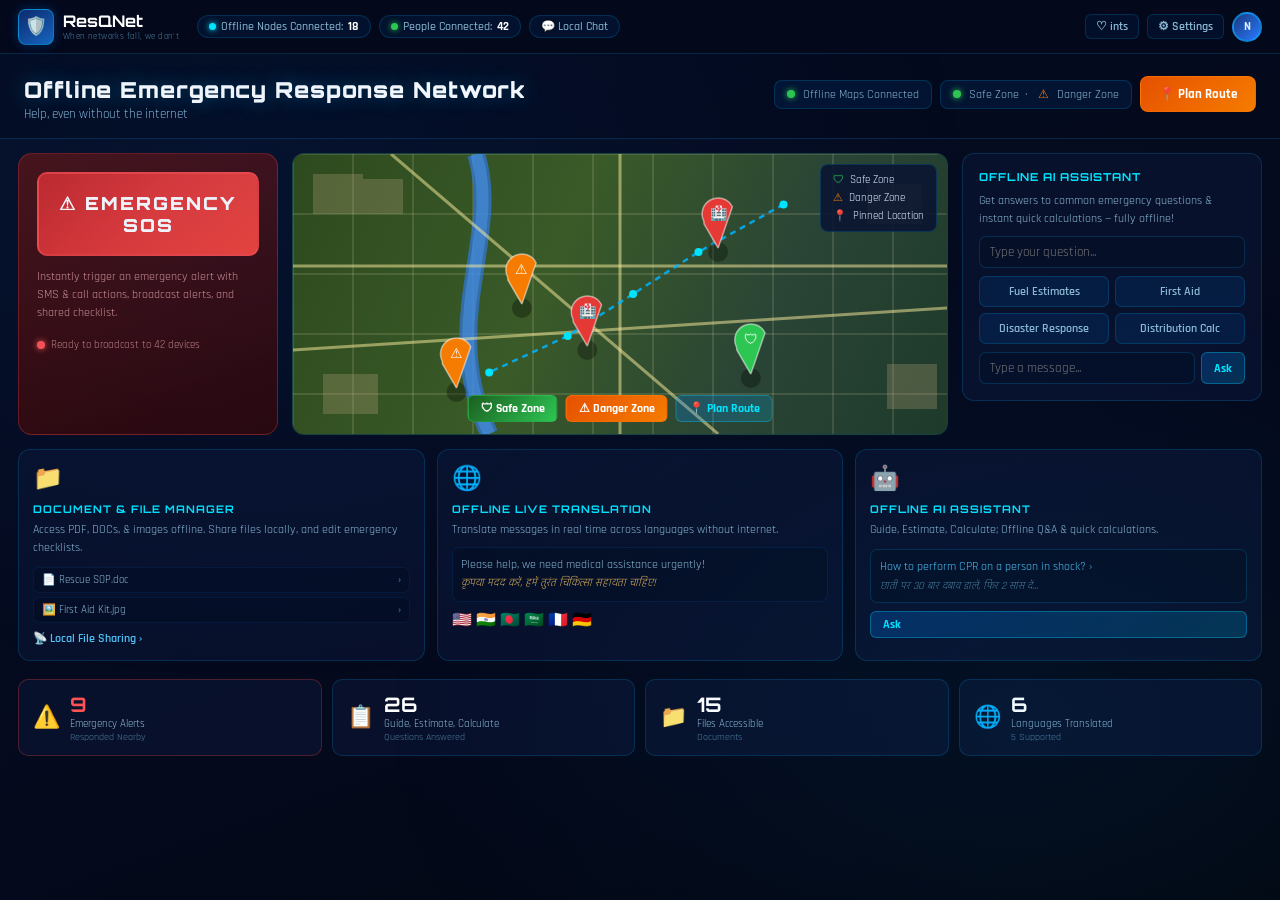
<file: Res-Q-Net/index.html>
<!DOCTYPE html>
<html lang="en">
<head>
<meta charset="UTF-8">
<meta name="viewport" content="width=device-width, initial-scale=1.0">
<title>ResQNet – Offline Emergency Response Network</title>
<link href="https://fonts.googleapis.com/css2?family=Orbitron:wght@500;700;900&family=Rajdhani:wght@400;500;600;700&display=swap" rel="stylesheet">
<link rel="stylesheet" href="style.css">
</head>
<body>

<!--TOPNAV (shared, injected per page via JS)-->

<!--PAGE: HOME-->
<div class="page active" id="home">
  <nav class="topnav">
    <div class="logo-wrap" onclick="navigate('home')">
      <div class="logo-shield">🛡️</div>
      <div><div class="logo-text">ResQNet</div><div class="logo-tag">When networks fall, we don't</div></div>
    </div>
    <div class="nav-pills">
      <div class="npill"><div class="nd pulse-dot"></div>Offline Nodes Connected: <strong>18</strong></div>
      <div class="npill"><div class="nd ng pulse-dot"></div>People Connected: <strong>42</strong></div>
      <div class="npill">💬 Local Chat</div>
    </div>
    <div class="nav-r">
      <div class="nav-ibtn">♡ ints</div>
      <div class="nav-ibtn">⚙ Settings</div>
      <div class="nav-av">N</div>
    </div>
  </nav>
  <div class="page-body" style="overflow-y:auto;">
    <!-- Header -->
    <div class="home-header">
      <div>
        <h1>Offline Emergency Response Network</h1>
        <div class="sub">Help, even without the internet</div>
      </div>
      <div class="home-header-right">
        <div class="map-badge" style="cursor:pointer" onclick="navigate('maps')">
          <div class="dot"></div> Offline Maps Connected
        </div>
        <div class="map-badge">
          <div class="dot"></div> Safe Zone &nbsp;·&nbsp;
          <span style="color:var(--orange)">⚠</span> Danger Zone
        </div>
        <button class="btn btn-orange" onclick="navigate('maps')">📍 Plan Route</button>
      </div>
    </div>

    <!-- Main grid -->
    <div class="home-main">
      <!-- SOS -->
      <div class="sos-panel">
        <button class="sos-btn" onclick="navigate('sos')">⚠ EMERGENCY SOS</button>
        <div class="sos-desc">Instantly trigger an emergency alert with SMS &amp; call actions, broadcast alerts, and shared checklist.</div>
        <div style="display:flex;gap:6px;align-items:center;margin-top:4px;">
          <div style="width:8px;height:8px;border-radius:50%;background:#ff5252;box-shadow:0 0 6px #ff5252;" class="pulse-dot"></div>
          <span style="font-size:11px;color:rgba(255,180,180,0.7)">Ready to broadcast to 42 devices</span>
        </div>
      </div>

      <!-- Map -->
      <div class="map-widget">
        <canvas class="map-canvas" id="homeMapCanvas"></canvas>
        <div class="map-legend">
          <div class="map-legend-item"><span style="color:var(--green)">🛡</span> Safe Zone</div>
          <div class="map-legend-item"><span style="color:var(--orange)">⚠</span> Danger Zone</div>
          <div class="map-legend-item"><span style="color:#4fc3f7">📍</span> Pinned Location</div>
        </div>
        <div class="map-overlay-btns">
          <button class="btn btn-green btn-sm" onclick="navigate('maps')">🛡 Safe Zone</button>
          <button class="btn btn-orange btn-sm" onclick="navigate('maps')">⚠ Danger Zone</button>
          <button class="btn btn-cyan btn-sm" onclick="navigate('maps')">📍 Plan Route</button>
        </div>
      </div>

      <!-- Right AI mini -->
      <div class="home-right">
        <div class="card ai-mini-card">
          <h3 style="font-family:'Orbitron',sans-serif;font-size:11px;font-weight:700;color:var(--cyan);letter-spacing:1px;text-transform:uppercase;">OFFLINE AI ASSISTANT</h3>
          <div style="font-size:12px;color:var(--text2);line-height:1.5;">Get answers to common emergency questions &amp; instant quick calculations — fully offline!</div>
          <input class="ai-input" placeholder="Type your question..." id="homeAiInput">
          <div class="ai-quick-btns">
            <div class="ai-qbtn" onclick="navigate('ai')">Fuel Estimates</div>
            <div class="ai-qbtn" onclick="navigate('ai')">First Aid</div>
            <div class="ai-qbtn" onclick="navigate('ai')">Disaster Response</div>
            <div class="ai-qbtn" onclick="navigate('ai')">Distribution Calc</div>
          </div>
          <div class="ai-input-row">
            <input class="ai-input" placeholder="Type a message..." id="homeAiMsg">
            <button class="btn btn-cyan btn-sm" onclick="navigate('ai')">Ask</button>
          </div>
        </div>
      </div>
    </div>

    <!-- Bottom feature tiles -->
    <div class="home-features">
      <!-- Doc & File -->
      <div class="feat-tile" onclick="navigate('docs')">
        <div class="feat-tile-icon">📁</div>
        <div class="feat-tile-title">Document &amp; File Manager</div>
        <div class="feat-tile-desc">Access PDF, DOCs, &amp; images offline. Share files locally, and edit emergency checklists.</div>
        <div class="feat-tile-files">
          <div class="feat-file-row">📄 Rescue SOP.doc <span style="margin-left:auto;color:var(--cyan2)">›</span></div>
          <div class="feat-file-row">🖼️ First Aid Kit.jpg <span style="margin-left:auto;color:var(--cyan2)">›</span></div>
        </div>
        <div class="feat-tile-link">📡 Local File Sharing ›</div>
      </div>
      <!-- Translation -->
      <div class="feat-tile translate-tile">
        <div class="feat-tile-icon">🌐</div>
        <div class="feat-tile-title">Offline Live Translation</div>
        <div class="feat-tile-desc">Translate messages in real time across languages without internet.</div>
        <div class="trans-demo">
          Please help, we need medical assistance urgently!
          <div class="trans-result">कृपया मदद करें, हमें तुरंत चिकित्सा सहायता चाहिए!</div>
        </div>
        <div style="display:flex;gap:4px;margin-top:8px;flex-wrap:wrap;">
          <span style="font-size:16px">🇺🇸</span><span style="font-size:16px">🇮🇳</span><span style="font-size:16px">🇧🇩</span><span style="font-size:16px">🇸🇦</span><span style="font-size:16px">🇫🇷</span><span style="font-size:16px">🇩🇪</span>
        </div>
      </div>
      <!-- AI -->
      <div class="feat-tile" onclick="navigate('ai')">
        <div class="feat-tile-icon">🤖</div>
        <div class="feat-tile-title">Offline AI Assistant</div>
        <div class="feat-tile-desc">Guide, Estimate, Calculate; Offline Q&amp;A &amp; quick calculations.</div>
        <div style="margin-top:10px;background:rgba(5,14,36,0.8);border:1px solid var(--border);border-radius:7px;padding:9px;">
          <div style="font-size:12px;color:var(--cyan2);margin-bottom:5px;cursor:pointer;" onclick="navigate('ai')">How to perform CPR on a person in shock? ›</div>
          <div style="font-size:11px;color:var(--text3);font-style:italic;">छाती पर 30 बार दबाव डालें, फिर 2 सांस दें...</div>
        </div>
        <div style="margin-top:8px;display:flex;gap:6px;">
          <button class="btn btn-cyan btn-sm" style="flex:1;" onclick="navigate('ai')">Ask</button>
        </div>
      </div>
    </div>

    <!-- Stats -->
    <div class="home-stats">
      <div class="stat-card" style="border-color:rgba(230,60,60,0.3);">
        <div class="stat-icon">⚠️</div>
        <div><div class="stat-val" style="color:#ff5252;">9</div><div class="stat-label">Emergency Alerts</div><div class="stat-sub">Responded Nearby</div></div>
      </div>
      <div class="stat-card">
        <div class="stat-icon">📋</div>
        <div><div class="stat-val">26</div><div class="stat-label">Guide, Estimate, Calculate</div><div class="stat-sub">Questions Answered</div></div>
      </div>
      <div class="stat-card">
        <div class="stat-icon">📁</div>
        <div><div class="stat-val">15</div><div class="stat-label">Files Accessible</div><div class="stat-sub">Documents</div></div>
      </div>
      <div class="stat-card">
        <div class="stat-icon">🌐</div>
        <div><div class="stat-val">6</div><div class="stat-label">Languages Translated</div><div class="stat-sub">5 Supported</div></div>
      </div>
    </div>
  </div>
</div>

<!--PAGE: SOS-->
<div class="page" id="sos">
  <nav class="topnav">
    <div class="logo-wrap" onclick="navigate('home')">
      <div class="logo-shield">🛡️</div>
      <div><div class="logo-text">ResQNet</div><div class="logo-tag">When networks fall, we don't</div></div>
    </div>
    <div class="nav-pills">
      <div class="npill"><div class="nd pulse-dot"></div>Offline Nodes Connected: <strong>18</strong></div>
      <div class="npill"><div class="nd ng pulse-dot"></div>People Connected: <strong>42</strong></div>
      <div class="npill">💬 Local Chat</div>
    </div>
    <div class="nav-r">
      <div class="nav-ibtn">♡ hirs</div>
      <div class="nav-ibtn">⚙ Settings</div>
      <div class="nav-av">N</div>
    </div>
  </nav>
  <div class="page-body" style="overflow-y:auto;">
    <!--SOS Header-->
    <div class="sos-header">
      <div class="sos-header-icon">⚠️</div>
      <div>
        <h1>SOS EMERGENCY ALERT</h1>
        <div class="sub">Emergency broadcast sent to all connected devices!</div>
      </div>
      <div class="sos-countdown">
        <div>
          <div class="num" id="sosTimer">5</div>
          <div class="lbl">seconds</div>
        </div>
        <div style="font-size:11px;color:rgba(255,180,180,0.7);max-width:120px;">Countdown allows time to cancel any actions.</div>
      </div>
    </div>

    <!--SOS Grid-->
    <div class="sos-grid">
      <!-- SMS & Call -->
      <div class="sms-card">
        <h3><span style="font-size:20px">📱</span> Emergency SMS &amp; Call</h3>
        <div style="font-size:12px;color:var(--text2);margin-bottom:10px;">Pre-written SMS &amp; emergency call being triggered.</div>
        <div class="sms-msg">
          SOS! Emergency at Near City Hospital – Sector 16. GPS: Lat 28.61, Lon 77.20. Please assist urgently! Reference: resqnet.app/xa9227
        </div>
        <button class="call-btn">📞 Emergency Call +91 XXXXX XXXXX</button>
        <div class="check-row">SMS sent to connected devices</div>
        <div class="check-row">Calling emergency contacts…</div>
      </div>

      <!-- Map -->
      <div>
        <div class="map-sos">
          <canvas class="map-canvas-sos" id="sosMapCanvas"></canvas>
        </div>
        <div style="margin-top:12px;" class="sos-cl-card" id="sos-cl-center">
          <h3 style="font-size:13px;font-weight:700;color:#fff;margin-bottom:10px;display:flex;align-items:center;gap:7px;"><span style="font-size:18px">📋</span> Emergency Checklist</h3>
          <div style="font-size:12px;color:var(--text2);margin-bottom:8px;">Follow these steps until help arrives.</div>
          <div class="check-row">SMS got delivered successfully</div>
          <div class="check-row">Local network updated with SOS alert</div>
        </div>
      </div>

      <!-- Location & Checklist -->
      <div style="display:flex;flex-direction:column;gap:12px;">
        <div class="sos-cl-card">
          <h3 style="font-size:13px;font-weight:700;color:#fff;margin-bottom:10px;display:flex;align-items:center;gap:7px;"><span style="font-size:18px;color:var(--green)">📍</span> Location Shared</h3>
          <div style="font-size:12px;color:var(--text2);margin-bottom:8px;">Current GPS coordinates: logged<br><strong style="color:#fff;">Lat 28.61, Lon 77.20</strong></div>
          <div class="check-row">Location broadcast to all connected</div>
          <div class="check-row">Local network updated with SOS alert</div>
        </div>
        <div class="sos-cl-card">
          <h3 style="font-size:13px;font-weight:700;color:#fff;margin-bottom:10px;display:flex;align-items:center;gap:7px;"><span style="font-size:18px">📋</span> Emergency Checklist</h3>
          <div style="font-size:12px;color:var(--text2);margin-bottom:8px;">Follow these steps until help arrives.</div>
          <div class="sos-cl-item"><div class="ck">✓</div> Assess the situation and stay calm.</div>
          <div class="sos-cl-item"><div class="ck">✓</div> Check for injuries &amp; provide basic first aid.</div>
          <div class="sos-cl-item"><div class="ck">✓</div> Secure the area &amp; prevent further harm.</div>
          <div class="sos-cl-item"><div class="ck">✓</div> Communicate the situation to responders.</div>
        </div>
      </div>
    </div>

    <!-- Cancel row -->
    <div class="cancel-row">
      <button class="btn btn-red" style="font-size:15px;padding:13px 32px;font-family:'Orbitron',sans-serif;letter-spacing:1.5px;" onclick="cancelSOS()">⚠ CANCEL ALERT</button>
      <div class="offline-badge">Actions triggered <strong>in offline mode</strong> — No internet needed</div>
      <button class="btn btn-cyan" onclick="navigate('home')">← Back to Home</button>
    </div>
  </div>
</div>

<!--PAGE: MAPS-->
<div class="page" id="maps">
  <nav class="topnav">
    <div class="logo-wrap" onclick="navigate('home')">
      <div class="logo-shield">🛡️</div>
      <div><div class="logo-text">ResQNet</div><div class="logo-tag">When networks fall, we don't</div></div>
    </div>
    <div class="nav-pills">
      <div class="npill"><div class="nd pulse-dot"></div>Offline Nodes Connected: <strong>18</strong></div>
      <div class="npill"><div class="nd ng pulse-dot"></div>People Connected: <strong>42</strong></div>
      <div class="npill">💬 Local Chat</div>
    </div>
    <div class="nav-r">
      <div class="nav-ibtn">○ Nrs</div>
      <div class="nav-ibtn">⚙ Settings</div>
      <div class="nav-av">N</div>
    </div>
  </nav>
  <div class="page-body" style="display:flex;flex-direction:column;padding:0;">
    <div class="maps-header">
      <h1><span>Offline</span> Maps</h1>
      <div class="sub">Navigate and plan routes even in disaster-hit areas — offline. Pre-downloaded offline maps of your area. Mark locations, <strong>save danger zones, safe areas</strong>, and <strong>plan routes</strong> to navigate even without internet.</div>
    </div>
    <div style="flex:1;display:grid;grid-template-columns:260px 1fr 230px;overflow:hidden;">
      <!-- Left -->
      <div class="maps-left">
        <div class="map-search">
          <span style="color:var(--text3);font-size:13px;">🔍</span>
          <input placeholder="Search Location…" id="mapSearchInput">
        </div>
        <div style="font-size:11px;color:var(--text3);padding:4px 2px;display:flex;align-items:center;gap:5px;">📍 Saved Locations</div>
        <div class="loc-list">
          <div class="loc-item"><div class="loc-icon red">🏥</div><div><div class="loc-name">City Hospital</div><div class="loc-meta">Pinned Location · 12 mins ago</div></div></div>
          <div class="loc-item"><div class="loc-icon green">🛡️</div><div><div class="loc-name">Disaster Shelter</div><div class="loc-meta">Safe Zone · 5 min ago</div></div></div>
          <div class="loc-item"><div class="loc-icon orange">⚠️</div><div><div class="loc-name">Gas Leak Site</div><div class="loc-meta">Danger Zone · 17 min ago</div></div></div>
          <div class="loc-item"><div class="loc-icon orange">⚠️</div><div><div class="loc-name">Ganga Nagar Market</div><div class="loc-meta">Danger Zone · 31 mins ago</div></div></div>
          <div class="loc-item"><div class="loc-icon green">🛡️</div><div><div class="loc-name">Hope Elementary School</div><div class="loc-meta">Safe Zone · Yesterday</div></div></div>
        </div>
        <button class="btn btn-cyan btn-block" onclick="showModal('addLocModal')">+ Add Location</button>
      </div>
      <!-- Map Canvas -->
      <div style="position:relative;">
        <canvas id="mapsCanvas" style="width:100%;height:100%;display:block;"></canvas>
        <div class="map-action-btns">
          <button class="btn btn-green btn-sm" onclick="showModal('szModal')">🛡 Safe Zone</button>
          <button class="btn btn-orange btn-sm" onclick="showModal('dzModal')">⚠ Danger Zone</button>
          <button class="btn btn-cyan btn-sm" onclick="showModal('routeModal')">📍 Plan Route</button>
        </div>
        <div class="map-info-bar">
          <span>📍 <strong>Save Locations</strong></span>
          <span>⚠ <strong>Mark Danger Zones &amp; Safe Zones</strong></span>
          <span>◇ <strong>Plan Routes</strong></span>
          <span style="margin-left:auto;color:var(--cyan)">🔵 Map data downloaded for offline use — Keep your maps updated</span>
        </div>
      </div>
      <!-- Right -->
      <div class="maps-right">
        <div class="sec-title">Map Legend</div>
        <div class="legend-card">
          <div class="legend-item"><div class="legend-ic">🛡️</div><div><div class="legend-name" style="color:var(--green)">Safe Zone</div><div class="legend-sub">Checkn min</div></div></div>
          <div class="legend-item"><div class="legend-ic">⚠️</div><div><div class="legend-name" style="color:var(--orange)">Danger Zone</div><div class="legend-sub">Cheoze min</div></div></div>
          <div class="legend-item"><div class="legend-ic">📍</div><div><div class="legend-name" style="color:var(--cyan2)">Pinned Location</div><div class="legend-sub">Checkpoint, 3 min</div></div></div>
        </div>
        <div class="offline-data-card">
          <div style="font-size:13px;font-weight:700;color:#fff;margin-bottom:8px;">☁️ Offline Map Data <span style="color:var(--cyan)">15 MB</span></div>
          <div class="odc-row">☁️ Downloaded Maps — Last Updated: <span class="green">Just now</span></div>
          <div class="odc-row"><span class="green">✓</span> Navigation available offline</div>
        </div>
        <button class="btn btn-cyan btn-block" onclick="showModal('updateModal')">+ Update Maps</button>
        <button class="btn btn-cyan btn-block" style="margin-top:4px;background:rgba(0,80,180,0.1);" onclick="navigate('home')">← Back</button>
      </div>
    </div>
  </div>
</div>

<!--PAGE: AI ASSISTANT-->
<div class="page" id="ai">
  <nav class="topnav">
    <div class="logo-wrap" onclick="navigate('home')">
      <div class="logo-shield">🛡️</div>
      <div><div class="logo-text">ResQNet</div><div class="logo-tag">When networks fall, we don't</div></div>
    </div>
    <div class="nav-pills">
      <div class="npill"><div class="nd pulse-dot"></div>Offline Nodes Connected: <strong>18</strong></div>
      <div class="npill"><div class="nd ng pulse-dot"></div>People Connected: <strong>42</strong></div>
      <div class="npill">💬 Local Chat</div>
    </div>
    <div class="nav-r">
      <div class="nav-ibtn">○ Nrs</div>
      <div class="nav-ibtn">⚙ Settings</div>
      <div class="nav-av">N</div>
    </div>
  </nav>
  <div class="page-body" style="display:flex;flex-direction:column;overflow:hidden;">
    <div class="ai-page-header">
      <h1>Offline AI Assistant <span>Get help with emergency Q&amp;A, quick calculations &amp; notes—all fully offline</span></h1>
      <div class="ai-powered">Powered by pre-loaded decision trees and rule-based logic bringing the utility of AI into offline environments</div>
    </div>
    <div class="ai-layout" style="flex:1;overflow:hidden;">
      <!-- Left -->
      <div class="ai-left">
        <div style="background:rgba(5,14,36,0.8);border:1px solid var(--border);border-radius:12px;padding:12px;width:100%;display:flex;align-items:center;gap:10px;">
          <div style="width:40px;height:40px;border-radius:50%;background:radial-gradient(circle,#1a3a80,#050f30);border:1px solid rgba(0,180,255,0.3);display:flex;align-items:center;justify-content:center;font-size:22px;">🤖</div>
          <div><div class="ai-name" style="font-size:13px;">Offline AI</div><div class="ai-status">Offline AI Assistant</div></div>
          <div style="margin-left:auto;font-size:18px;cursor:pointer;">⊞</div>
        </div>
        <div class="ai-avatar">🤖</div>
        <input class="ai-input-big" placeholder="Type your question…" id="aiPageInput">
        <button class="ask-btn" onclick="sendAiQuestion()">ASK</button>
        <div class="ai-shortcut-row">
          <div class="ai-sc" onclick="askQuestion('Fuel Estimates')">⛽ Fuel Estimates · First Aid</div>
          <div class="ai-sc" onclick="askQuestion('Distribution Calc')">📊 Distribution Calc</div>
        </div>
      </div>
      <!-- Center -->
      <div class="ai-center">
        <div class="ai-help-row">
          <div class="ai-help-lbl">Our <strong>Offline AI Assistant</strong> can help with:</div>
        </div>
        <div class="ai-tab-row">
          <button class="ai-tab active" onclick="setAiTab(this,'qa')">🔀 Emergency Q&amp;A</button>
          <button class="ai-tab" onclick="setAiTab(this,'calc')">📱 Quick Calculations</button>
          <button class="ai-tab" onclick="setAiTab(this,'notes')">✏️</button>
        </div>
        <div class="ai-chat" id="aiChat">
          <div style="font-size:12.5px;color:var(--text2);">How can I assist you today?</div>
          <div class="chat-prompt">
            <div class="chat-prompt-q">💠 How do I respond to a severe bleeding injury?</div>
            <ul style="font-size:12.5px;color:var(--text2);padding-left:16px;">
              <li>Apply firm pressure with a clean cloth,</li>
              <li>Elevate the injured limb,</li>
              <li>Apply bandage,</li>
              <li>Monitor.</li>
            </ul>
          </div>
          <div class="chat-follow" onclick="navigate('ai')">Need more help with first aid?</div>
          <div class="chat-response">
            <div class="chat-prompt-q" style="font-size:12px;">👤 What are safe evacuation spots here?</div>
            <div style="font-size:12.5px;color:var(--text2);">Local known shelters or open areas like parks or large clearings are safe evacuation spots. Be ready to pin &amp; save your favorite locations!</div>
            <div style="margin-top:8px;">
              <div class="chat-loc-row"><div class="chat-loc-dot"></div> Ganga Nagar Market <span style="margin-left:auto;color:var(--text3)">4 mins ago</span></div>
              <div class="chat-loc-row"><div class="chat-loc-dot"></div> Hope School <span style="margin-left:auto;color:var(--text3)">Yesterday</span></div>
            </div>
          </div>
        </div>
        <div style="padding:10px 16px;border-top:1px solid var(--border);display:flex;gap:8px;">
          <input class="ai-input" placeholder="Type your question…" id="aiChatInput" style="flex:1;" onkeydown="if(event.key==='Enter')sendChatMsg()">
          <button class="btn btn-cyan btn-sm" onclick="sendChatMsg()">Send</button>
        </div>
      </div>
      <!-- Right -->
      <div class="ai-right">
        <div class="sec-title">Questions &amp; Notes</div>
        <div class="qnotes-card">
          <div class="qnotes-item">
            <div class="qni-icon" style="background:rgba(0,120,255,0.15);border:1px solid rgba(0,160,255,0.28);">💬</div>
            <div class="qni-text">How do I respond to severe bleeding injury?</div>
            <div class="qni-plus">+</div>
          </div>
          <div class="qnotes-item">
            <div class="qni-icon" style="background:rgba(230,60,60,0.15);border:1px solid rgba(230,60,60,0.28);">⚠️</div>
            <div class="qni-text"><strong>Ganga Nagar Market</strong>Gas leak 4 min ago</div>
            <div class="qni-plus">+</div>
          </div>
          <div class="qnotes-item">
            <div class="qni-icon" style="background:rgba(230,60,60,0.15);border:1px solid rgba(230,60,60,0.28);">🏥</div>
            <div class="qni-text"><strong>City Hospital</strong>Emergency 2 min ago</div>
            <div class="qni-plus">+</div>
          </div>
          <div class="qnotes-item">
            <div class="qni-icon" style="background:rgba(0,80,180,0.15);border:1px solid var(--border);">📋</div>
            <div class="qni-text">Note: Distribute load based on weight &amp; need</div>
          </div>
          <button class="take-note-btn" onclick="showModal('noteModal')">✏️ Take New Note ›</button>
        </div>
        <div class="sec-title" style="margin-top:4px;">Questions &amp; Notes</div>
        <div class="qnotes-card">
          <div class="qnotes-item">
            <div class="qni-icon" style="background:rgba(0,80,180,0.15);border:1px solid var(--border);font-size:11px;">⛽</div>
            <div class="qni-text"><strong>Fuel Estimates</strong><span style="color:var(--text3);font-size:11px;">4 mins ago</span></div>
            <span style="color:var(--cyan2);">›</span>
          </div>
          <div class="qnotes-item">
            <div class="qni-icon" style="background:rgba(0,80,180,0.15);border:1px solid var(--border);font-size:11px;">📊</div>
            <div class="qni-text"><strong>Distribution Calc</strong><span style="color:var(--text3);font-size:11px;">22 mins ago</span></div>
            <span style="color:var(--cyan2);">›</span>
          </div>
          <button class="take-note-btn" onclick="showModal('noteModal')">✅ Take New Note</button>
        </div>
        <button class="btn btn-cyan btn-block" style="margin-top:4px;background:rgba(0,80,180,0.1);" onclick="navigate('home')">← Back to Home</button>
      </div>
    </div>
  </div>
</div>

<!--PAGE: DOCS-->
<div class="page" id="docs">
  <nav class="topnav">
    <div class="logo-wrap" onclick="navigate('home')">
      <div class="logo-shield">🛡️</div>
      <div><div class="logo-text">ResQNet</div><div class="logo-tag">When networks fall, we don't</div></div>
    </div>
    <div class="nav-pills">
      <div class="npill"><div class="nd pulse-dot"></div>Offline Nodes Connected: <strong>18</strong></div>
      <div class="npill"><div class="nd ng pulse-dot"></div>People Connected: <strong>42</strong></div>
      <div class="npill">💬 Local Chat</div>
    </div>
    <div class="nav-r">
      <div class="nav-ibtn">○ Nrs</div>
      <div class="nav-ibtn">⚙ Settings</div>
      <div class="nav-av">N</div>
    </div>
  </nav>
  <div class="page-body" style="display:flex;overflow:hidden;">
    <!-- Sidebar -->
    <div class="docs-sidebar">
      <div class="docs-sb-item" onclick="navigate('docs')"><span class="sbi">📁</span> Documents &amp; Files</div>
      <div class="docs-sb-item" onclick="navigate('docs')"><span class="sbi">🔄</span> Translation Module</div>
      <div class="docs-sb-item" onclick="navigate('docs')"><span class="sbi">📡</span> File Sharing</div>
      <div class="docs-sb-item active"><span class="sbi">📂</span> Documents &amp;<br>&nbsp;&nbsp;&nbsp;&nbsp; File Manager</div>
      <div class="docs-sb-item" onclick="navigate('docs')"><span class="sbi">📋</span> Emergency<br>&nbsp;&nbsp;&nbsp;&nbsp; Procedures</div>
      <div class="docs-sb-item" onclick="navigate('docs')"><span class="sbi">📝</span> Offline Notes</div>
      <div style="flex:1;"></div>
      <div class="docs-sb-divider"></div>
      <div class="docs-shortcut">⛽ Fuel Estimates &nbsp;?</div>
      <div style="font-size:10px;color:var(--text3);padding:2px 10px;">Ganga Nagar Market</div>
      <div class="docs-shortcut">📦 Distribution Calc</div>
      <div style="font-size:10px;color:var(--text3);padding:2px 10px;">Hope School, Yesterday</div>
      <div class="docs-sb-divider"></div>
      <div class="back-btn-sb" onclick="navigate('home')">‹ Back</div>
    </div>
    <!-- Main content -->
    <div class="docs-main">
      <div class="docs-page-title">
        <div class="docs-title-icon">📂</div>
        <div>
          <h1>Documents &amp; File Manager</h1>
          <div class="sub">Access equipment manuals, checklists, and more.</div>
        </div>
      </div>

      <div class="docs-desc-card">
        The app also includes a <strong>DOCUMENT AND FILE MANAGER</strong> for accessing pre-loaded equipment manuals, standard operating procedures, and editable checklists, along with <u>LOCAL FILE SHARING</u> between devices over hotspot. A built-in <strong>OFFLINE TRANSLATION MODULE</strong> with pre-downloaded language packs ensures that multi-language emergency teams can communicate effectively.
      </div>

      <div class="key-features-title">Key Features</div>

      <div class="docs-feat-row">
        <div class="docs-feat-card" onclick="showModal('docMgrModal')">
          <div class="dfc-img" style="background:rgba(0,100,200,0.15);border:1px solid rgba(0,160,255,0.2);">📁</div>
          <div class="dfc-title">Document &amp; File Manager</div>
          <div class="dfc-desc">Access manuals, SOPs, and checklists.</div>
        </div>
        <div class="docs-feat-card" onclick="showModal('shareMgrModal')">
          <div class="dfc-img" style="background:rgba(0,180,255,0.12);border:1px solid rgba(0,220,255,0.2);">📡</div>
          <div class="dfc-title">Local File Sharing</div>
          <div class="dfc-desc">Share files between devices over Wi-Fi hotspot.</div>
        </div>
        <div class="docs-feat-card" onclick="showModal('transModal')">
          <div class="dfc-img" style="background:rgba(244,162,50,0.1);border:1px solid rgba(244,162,50,0.2);">🌐</div>
          <div class="dfc-title">Offline Translation</div>
          <div class="dfc-desc">Translate content offline with pre-downloaded languages.</div>
        </div>
      </div>

      <div style="display:flex;justify-content:flex-end;">
        <button class="docs-back-btn" onclick="navigate('home')">‹ Back</button>
      </div>
    </div>
  </div>
</div>

<!-- =============================================
     MODALS
============================================= -->
<div class="modal-overlay" id="addLocModal" onclick="closeModal(event,this)">
  <div class="modal">
    <h3>📍 Add Location</h3>
    <p>Enter a location name and type to pin it to the offline map for your team.</p>
    <input class="ai-input" placeholder="Location name…" style="width:100%;margin-bottom:10px;">
    <select class="ai-input" style="width:100%;margin-bottom:14px;">
      <option>Safe Zone</option><option>Danger Zone</option><option>Pinned Location</option>
    </select>
    <div class="modal-btns"><button class="btn btn-cyan btn-sm" onclick="closeModal(null,document.getElementById('addLocModal'))">Cancel</button><button class="btn btn-green btn-sm">Add</button></div>
  </div>
</div>

<div class="modal-overlay" id="szModal" onclick="closeModal(event,this)">
  <div class="modal">
    <h3>🛡️ Mark Safe Zone</h3>
    <p>Tap on the map or enter coordinates to mark this area as a Safe Zone for all connected devices.</p>
    <div class="modal-btns"><button class="btn btn-cyan btn-sm" onclick="closeModal(null,document.getElementById('szModal'))">Cancel</button><button class="btn btn-green btn-sm">Mark Safe Zone</button></div>
  </div>
</div>

<div class="modal-overlay" id="dzModal" onclick="closeModal(event,this)">
  <div class="modal">
    <h3>⚠️ Mark Danger Zone</h3>
    <p>Tap on the map or enter coordinates to mark this area as a Danger Zone and alert all connected devices.</p>
    <div class="modal-btns"><button class="btn btn-cyan btn-sm" onclick="closeModal(null,document.getElementById('dzModal'))">Cancel</button><button class="btn btn-orange btn-sm">Mark Danger Zone</button></div>
  </div>
</div>

<div class="modal-overlay" id="routeModal" onclick="closeModal(event,this)">
  <div class="modal">
    <h3>📍 Plan Route</h3>
    <p>Select start and destination points to plan a safe evacuation route using offline map data.</p>
    <input class="ai-input" placeholder="Start location…" style="width:100%;margin-bottom:8px;">
    <input class="ai-input" placeholder="Destination…" style="width:100%;margin-bottom:14px;">
    <div class="modal-btns"><button class="btn btn-cyan btn-sm" onclick="closeModal(null,document.getElementById('routeModal'))">Cancel</button><button class="btn btn-orange btn-sm">Plan Route</button></div>
  </div>
</div>

<div class="modal-overlay" id="updateModal" onclick="closeModal(event,this)">
  <div class="modal">
    <h3>☁️ Update Maps</h3>
    <p>Download the latest offline map data for your area. Requires a brief internet connection. Current data: 15 MB — last updated: just now.</p>
    <div class="modal-btns"><button class="btn btn-cyan btn-sm" onclick="closeModal(null,document.getElementById('updateModal'))">Cancel</button><button class="btn btn-green btn-sm">Download Update</button></div>
  </div>
</div>

<div class="modal-overlay" id="noteModal" onclick="closeModal(event,this)">
  <div class="modal">
    <h3>✏️ Take New Note</h3>
    <p>Notes are saved locally and shared with your connected team over the mesh network.</p>
    <textarea class="ai-input" style="width:100%;height:80px;resize:none;margin-bottom:14px;" placeholder="Write your note…"></textarea>
    <div class="modal-btns"><button class="btn btn-cyan btn-sm" onclick="closeModal(null,document.getElementById('noteModal'))">Cancel</button><button class="btn btn-green btn-sm">Save Note</button></div>
  </div>
</div>

<div class="modal-overlay" id="docMgrModal" onclick="closeModal(event,this)">
  <div class="modal">
    <h3>📁 Document &amp; File Manager</h3>
    <p>Access pre-loaded equipment manuals, standard operating procedures, and editable checklists — no internet required. Files available: Generator Manual v3.2, Fire SOP, Medical Kit Checklist, Evacuation Route Alpha.</p>
    <div class="modal-btns"><button class="btn btn-cyan btn-sm" onclick="closeModal(null,document.getElementById('docMgrModal'))">Close</button></div>
  </div>
</div>

<div class="modal-overlay" id="shareMgrModal" onclick="closeModal(event,this)">
  <div class="modal">
    <h3>📡 Local File Sharing</h3>
    <p>Share documents between devices over a local Wi-Fi hotspot without internet. 4 devices currently visible on the network: Node-7, Node-12, Node-3, Node-19.</p>
    <div class="modal-btns"><button class="btn btn-cyan btn-sm" onclick="closeModal(null,document.getElementById('shareMgrModal'))">Close</button><button class="btn btn-green btn-sm">Share File</button></div>
  </div>
</div>

<div class="modal-overlay" id="transModal" onclick="closeModal(event,this)">
  <div class="modal">
    <h3>🌐 Offline Translation</h3>
    <p>Pre-downloaded language packs: Hindi (82 MB ✓), English (74 MB ✓), Tamil (68 MB ✓), Bengali (65 MB ✓). Arabic and French available for download.</p>
    <textarea class="ai-input" style="width:100%;height:60px;resize:none;margin-bottom:8px;" placeholder="Enter text to translate…"></textarea>
    <div class="modal-btns"><button class="btn btn-cyan btn-sm" onclick="closeModal(null,document.getElementById('transModal'))">Close</button><button class="btn btn-orange btn-sm">Translate</button></div>
  </div>
</div>

<script src="script.js"></script>
</body>
</html>
</file>
<file: Res-Q-Net/style.css>
:root {
  --bg: #04091c;
  --bg2: #070f25;
  --bg3: #0a1530;
  --card: #0c1a38;
  --card2: #0f2044;
  --blue: #1565c0;
  --cyan: #00e5ff;
  --cyan2: #4fc3f7;
  --red: #e53935;
  --orange: #f57c00;
  --green: #2dc653;
  --amber: #ffb300;
  --border: rgba(0,180,255,0.18);
  --border2: rgba(0,220,255,0.32);
  --text: #ddeeff;
  --text2: #8bb8d4;
  --text3: #4a7a9b;
  --glow: 0 0 18px rgba(0,200,255,0.18);
}
* { margin:0; padding:0; box-sizing:border-box; }
html,body { height:100%; font-family:'Rajdhani',sans-serif; background:var(--bg); color:var(--text); overflow:hidden; }

/* ======= PAGES ======= */
.page { display:none; flex-direction:column; height:100vh; width:100%; position:absolute; top:0; left:0; }
.page.active { display:flex; }

/* ======= TOPNAV ======= */
.topnav {
  display:flex; align-items:center; gap:12px;
  padding:0 18px; height:54px; flex-shrink:0;
  background:rgba(4,9,28,0.96);
  border-bottom:1px solid var(--border);
  backdrop-filter:blur(10px);
  z-index:100;
}
.logo-wrap { display:flex; align-items:center; gap:9px; cursor:pointer; }
.logo-shield {
  width:36px; height:36px; border-radius:8px;
  background:linear-gradient(145deg,#0d2a6e,#1565c0);
  border:1px solid rgba(0,200,255,0.45);
  box-shadow:0 0 12px rgba(0,120,255,0.3);
  display:flex; align-items:center; justify-content:center; font-size:18px;
}
.logo-text { font-family:'Orbitron',sans-serif; font-size:16px; font-weight:700; color:#fff; }
.logo-tag { font-size:9px; color:var(--text3); letter-spacing:.4px; }
.nav-pills { display:flex; gap:8px; margin-left:6px; }
.npill {
  display:flex; align-items:center; gap:5px;
  padding:3px 11px; border-radius:20px;
  background:rgba(0,100,200,0.1); border:1px solid var(--border);
  font-size:11.5px; color:var(--text2); font-weight:500;
}
.npill .nd { width:7px;height:7px;border-radius:50%;background:var(--cyan);box-shadow:0 0 6px var(--cyan); }
.npill .ng { background:var(--green);box-shadow:0 0 6px var(--green); }
.npill strong { color:#fff; }
.nav-r { margin-left:auto; display:flex; align-items:center; gap:8px; }
.nav-ibtn {
  font-size:11.5px; color:var(--text2); padding:4px 10px; border-radius:6px;
  background:rgba(0,80,180,0.1); border:1px solid var(--border); cursor:pointer;
  font-family:'Rajdhani',sans-serif; font-weight:600;
}
.nav-av {
  width:30px;height:30px;border-radius:50%;
  background:linear-gradient(135deg,#1a3a80,#2979ff);
  border:2px solid rgba(0,180,255,0.5);
  display:flex;align-items:center;justify-content:center;font-size:12px;font-weight:700;
}

/* ======= GLOBAL BODY ======= */
.page-body {
  flex:1; overflow-y:auto; overflow-x:hidden;
  background:linear-gradient(160deg,#070f25 0%,#04091c 60%,#030710 100%);
  position:relative;
}
.page-body::before {
  content:''; position:fixed; inset:0; pointer-events:none;
  background:
    radial-gradient(ellipse at 20% 20%,rgba(0,80,200,0.08) 0%,transparent 50%),
    radial-gradient(ellipse at 80% 80%,rgba(0,160,255,0.06) 0%,transparent 45%);
}

/* ======= BUTTONS ======= */
.btn {
  display:inline-flex; align-items:center; gap:7px;
  padding:9px 18px; border-radius:8px; cursor:pointer; border:none;
  font-family:'Rajdhani',sans-serif; font-weight:700; font-size:13px;
  transition:all .2s;
}
.btn-cyan { background:linear-gradient(135deg,rgba(0,120,255,0.25),rgba(0,200,255,0.18)); border:1px solid var(--border2); color:var(--cyan); }
.btn-cyan:hover { background:linear-gradient(135deg,rgba(0,120,255,0.4),rgba(0,200,255,0.3)); box-shadow:0 0 14px rgba(0,200,255,0.2); }
.btn-orange { background:linear-gradient(135deg,#e65100,#f57c00); border:1px solid rgba(255,120,0,0.5); color:#fff; }
.btn-orange:hover { background:linear-gradient(135deg,#bf360c,#e65100); }
.btn-red { background:linear-gradient(135deg,#b71c1c,#e53935); border:1px solid rgba(255,60,60,0.4); color:#fff; }
.btn-red:hover { transform:scale(1.02); box-shadow:0 0 20px rgba(230,60,60,0.3); }
.btn-green { background:linear-gradient(135deg,#1b5e20,#2dc653); border:1px solid rgba(45,198,83,0.4); color:#fff; }
.btn-green:hover { transform:scale(1.02); }
.btn-sm { padding:5px 12px; font-size:12px; border-radius:6px; }
.btn-block { width:100%; justify-content:center; }

/* ======= CARDS ======= */
.card {
  background:rgba(10,20,50,0.7); border:1px solid var(--border);
  border-radius:12px; padding:16px;
  transition:border-color .2s, box-shadow .2s;
}
.card:hover { border-color:rgba(0,180,255,0.3); }

/* ======= SECTION TITLE ======= */
.sec-title {
  font-family:'Orbitron',sans-serif; font-size:12px; font-weight:700;
  letter-spacing:1.2px; color:var(--text2); text-transform:uppercase; margin-bottom:10px;
}

/* ======= PULSE ANIM ======= */
@keyframes pulse { 0%,100%{opacity:1}50%{opacity:.45} }
@keyframes fadeUp { from{opacity:0;transform:translateY(14px)} to{opacity:1;transform:none} }
@keyframes sosPulse { 0%,100%{box-shadow:0 0 0 0 rgba(230,60,60,0.6)} 50%{box-shadow:0 0 0 16px rgba(230,60,60,0)} }
@keyframes spin { to{transform:rotate(360deg)} }
@keyframes blink { 0%,100%{opacity:1}49%{opacity:1}50%{opacity:0}99%{opacity:0} }

.pulse-dot { animation:pulse 2s infinite; }

/* =============================================
   PAGE 1: HOME
============================================= */
#home .page-body { padding:0; }

.home-header {
  padding:22px 24px 16px;
  background:rgba(4,9,28,0.6);
  border-bottom:1px solid var(--border);
  display:flex; align-items:flex-start; justify-content:space-between; gap:16px;
}
.home-header h1 {
  font-family:'Orbitron',sans-serif; font-size:22px; font-weight:900;
  color:#fff; letter-spacing:1px; text-shadow:0 0 20px rgba(0,200,255,0.35);
}
.home-header .sub { font-size:13px; color:var(--text2); margin-top:3px; }
.home-header-right { display:flex; gap:8px; align-items:center; }
.map-badge {
  display:flex; align-items:center; gap:8px;
  background:rgba(0,100,200,0.12); border:1px solid var(--border);
  border-radius:8px; padding:6px 12px; font-size:11.5px; color:var(--text2);
}
.map-badge .dot { width:8px;height:8px;border-radius:50%;background:var(--green);box-shadow:0 0 6px var(--green); }

.home-main { display:grid; grid-template-columns:260px 1fr 300px; gap:14px; padding:14px 18px; }

/* SOS BUTTON */
.sos-panel {
  background:linear-gradient(160deg,rgba(120,20,10,0.6),rgba(50,5,5,0.8));
  border:1px solid rgba(230,60,60,0.35); border-radius:14px; padding:18px;
  display:flex; flex-direction:column; gap:12px;
}
.sos-btn {
  width:100%; padding:18px; border-radius:10px;
  background:linear-gradient(135deg,#c62828,#e53935,#f44336);
  border:2px solid rgba(255,80,80,0.5); color:#fff;
  font-family:'Orbitron',sans-serif; font-size:18px; font-weight:900; letter-spacing:2px;
  cursor:pointer; animation:sosPulse 2.5s infinite;
  display:flex; align-items:center; justify-content:center; gap:10px;
  transition:transform .15s;
}
.sos-btn:hover { transform:scale(1.03); }
.sos-desc { font-size:12px; color:rgba(255,180,180,0.8); line-height:1.5; }

/* Map widget */
.map-widget {
  position:relative; border-radius:12px; overflow:hidden;
  border:1px solid var(--border); background:#1a2a1a;
  height:100%;
}
.map-canvas { width:100%; height:100%; min-height:280px; display:block; }
.map-overlay-btns {
  position:absolute; bottom:12px; left:50%; transform:translateX(-50%);
  display:flex; gap:8px;
}
.map-legend {
  position:absolute; top:10px; right:10px;
  background:rgba(10,20,50,0.88); border:1px solid var(--border);
  border-radius:8px; padding:8px 12px; font-size:11px;
}
.map-legend-item { display:flex; align-items:center; gap:6px; margin-bottom:4px; }
.map-legend-item:last-child { margin-bottom:0; }

/* Right panel home */
.home-right { display:flex; flex-direction:column; gap:12px; }
.ai-mini-card { display:flex; flex-direction:column; gap:8px; }
.ai-mini-card h3 { font-family:'Orbitron',sans-serif; font-size:11px; font-weight:700; color:var(--cyan2); letter-spacing:1px; }
.ai-quick-btns { display:grid; grid-template-columns:1fr 1fr; gap:6px; }
.ai-qbtn {
  padding:7px 10px; border-radius:7px; text-align:center; cursor:pointer;
  background:rgba(0,100,200,0.15); border:1px solid var(--border);
  font-size:12px; font-weight:600; color:var(--text2); transition:all .2s;
}
.ai-qbtn:hover { background:rgba(0,140,255,0.25); color:#fff; border-color:var(--cyan2); }
.ai-input-row { display:flex; gap:6px; }
.ai-input {
  flex:1; background:rgba(5,15,40,0.8); border:1px solid var(--border);
  border-radius:7px; padding:7px 10px; color:var(--text); font-family:'Rajdhani',sans-serif;
  font-size:12.5px; outline:none;
}
.ai-input:focus { border-color:var(--cyan); }

/* Bottom stats */
.home-stats { display:grid; grid-template-columns:repeat(4,1fr); gap:10px; padding:0 18px 16px; }
.stat-card {
  background:rgba(10,20,50,0.7); border:1px solid var(--border);
  border-radius:10px; padding:12px 14px; display:flex; align-items:center; gap:10px;
}
.stat-icon { font-size:22px; }
.stat-val { font-family:'Orbitron',sans-serif; font-size:20px; font-weight:700; color:#fff; }
.stat-label { font-size:11px; color:var(--text2); }
.stat-sub { font-size:10px; color:var(--text3); }

/* Bottom feature cards */
.home-features { display:grid; grid-template-columns:repeat(3,1fr); gap:12px; padding:0 18px 18px; }
.feat-tile {
  background:rgba(10,20,50,0.7); border:1px solid var(--border);
  border-radius:12px; padding:14px; cursor:pointer; transition:all .2s;
}
.feat-tile:hover { border-color:var(--border2); transform:translateY(-2px); box-shadow:0 6px 20px rgba(0,0,0,0.3); }
.feat-tile-icon { font-size:24px; margin-bottom:8px; }
.feat-tile-title { font-family:'Orbitron',sans-serif; font-size:10.5px; font-weight:700; letter-spacing:1px; color:var(--cyan); text-transform:uppercase; margin-bottom:5px; }
.feat-tile-desc { font-size:12px; color:var(--text2); line-height:1.5; }
.feat-tile-files { margin-top:10px; display:flex; flex-direction:column; gap:4px; }
.feat-file-row {
  display:flex; align-items:center; gap:7px;
  background:rgba(5,14,36,0.7); border:1px solid rgba(0,100,200,0.14);
  border-radius:6px; padding:5px 8px; font-size:11px; color:var(--text2);
  cursor:pointer; transition:background .2s;
}
.feat-file-row:hover { background:rgba(0,100,200,0.15); }
.feat-tile-link { margin-top:8px; font-size:11.5px; color:var(--cyan2); cursor:pointer; font-weight:600; }
.feat-tile.translate-tile .trans-demo {
  background:rgba(5,14,36,0.8); border:1px solid rgba(0,100,200,0.18);
  border-radius:7px; padding:8px; margin-top:8px; font-size:11.5px; color:var(--text2); line-height:1.6;
}
.feat-tile.translate-tile .trans-result { color:rgba(255,200,100,0.9); font-style:italic; }


/* =============================================
   PAGE 2: SOS
============================================= */
#sos .page-body { padding:0; }

.sos-header {
  padding:18px 22px;
  background:linear-gradient(135deg,rgba(150,20,10,0.7),rgba(80,10,5,0.8));
  border-bottom:2px solid rgba(230,60,60,0.4);
  display:flex; align-items:center; gap:16px;
}
.sos-header-icon {
  width:56px; height:56px; border-radius:12px;
  background:linear-gradient(145deg,#b71c1c,#e53935);
  border:2px solid rgba(255,100,100,0.5);
  display:flex; align-items:center; justify-content:center; font-size:28px;
  animation:sosPulse 1.5s infinite; flex-shrink:0;
}
.sos-header h1 {
  font-family:'Orbitron',sans-serif; font-size:24px; font-weight:900;
  color:#ff5252; letter-spacing:2px; text-shadow:0 0 20px rgba(255,60,60,0.5);
}
.sos-header .sub { font-size:13px; color:rgba(255,180,180,0.8); margin-top:3px; }
.sos-countdown {
  margin-left:auto; display:flex; align-items:center; gap:10px;
  background:rgba(200,40,40,0.2); border:1px solid rgba(255,80,80,0.3);
  border-radius:10px; padding:10px 18px; flex-shrink:0;
}
.sos-countdown .num {
  font-family:'Orbitron',sans-serif; font-size:36px; font-weight:900; color:#ff5252;
  animation:blink 1s infinite;
}
.sos-countdown .lbl { font-size:11px; color:rgba(255,180,180,0.7); }

.sos-grid { display:grid; grid-template-columns:1fr 1fr 1fr; gap:14px; padding:16px 20px; }

.sms-card { background:rgba(10,18,40,0.8); border:1px solid rgba(255,80,80,0.2); border-radius:12px; padding:16px; }
.sms-card h3 { font-size:14px; font-weight:700; color:#fff; margin-bottom:10px; display:flex; align-items:center; gap:8px; }
.sms-msg {
  background:rgba(5,12,30,0.9); border:1px solid rgba(0,100,200,0.2);
  border-radius:8px; padding:10px; font-size:12px; color:var(--text2); line-height:1.6; margin-bottom:10px;
}
.call-btn {
  width:100%; padding:12px; border-radius:8px;
  background:linear-gradient(135deg,#c62828,#e53935); border:1px solid rgba(255,80,80,0.4);
  color:#fff; font-family:'Orbitron',sans-serif; font-size:13px; font-weight:700; letter-spacing:1px;
  cursor:pointer; display:flex; align-items:center; justify-content:center; gap:8px; margin-bottom:10px;
}
.call-btn:hover { background:linear-gradient(135deg,#b71c1c,#c62828); }
.check-row { display:flex; align-items:center; gap:8px; font-size:12px; color:var(--green); margin-bottom:5px; }
.check-row::before { content:'✓'; font-weight:700; }

.map-sos { border-radius:10px; overflow:hidden; border:1px solid rgba(255,80,80,0.2); }
.map-canvas-sos { width:100%; height:240px; display:block; background:#1a2a1a; }

.sos-cl-card { background:rgba(10,18,40,0.8); border:1px solid rgba(255,80,80,0.2); border-radius:12px; padding:16px; }
.sos-cl-item { display:flex; align-items:flex-start; gap:8px; margin-bottom:8px; font-size:12.5px; color:var(--text2); }
.sos-cl-item .ck { width:16px;height:16px;border-radius:4px;background:var(--green);display:flex;align-items:center;justify-content:center;font-size:9px;color:#fff;flex-shrink:0;margin-top:1px; }

.cancel-row { padding:14px 20px; display:flex; align-items:center; justify-content:space-between; border-top:1px solid rgba(255,80,80,0.15); }
.offline-badge { font-size:13px; color:var(--text2); }
.offline-badge strong { color:#fff; }

/* =============================================
   PAGE 3: MAPS
============================================= */
#maps .page-body { padding:0; }
.maps-header { padding:18px 22px 14px; border-bottom:1px solid var(--border); }
.maps-header h1 { font-family:'Orbitron',sans-serif; font-size:24px; font-weight:900; color:#fff; }
.maps-header h1 span { color:var(--cyan2); }
.maps-header .sub { font-size:13px; color:var(--text2); margin-top:5px; }

.maps-body { display:grid; grid-template-columns:260px 1fr 230px; gap:0; height:calc(100% - 90px); }

.maps-left { padding:14px; border-right:1px solid var(--border); display:flex; flex-direction:column; gap:10px; overflow-y:auto; }
.map-search {
  display:flex; align-items:center; gap:7px;
  background:rgba(5,14,36,0.85); border:1px solid var(--border); border-radius:9px; padding:8px 12px;
}
.map-search input { flex:1; background:none; border:none; outline:none; color:var(--text); font-family:'Rajdhani',sans-serif; font-size:13px; }
.map-search input::placeholder { color:var(--text3); }

.loc-list { display:flex; flex-direction:column; gap:6px; }
.loc-item {
  display:flex; align-items:center; gap:10px;
  background:rgba(5,14,36,0.7); border:1px solid var(--border);
  border-radius:9px; padding:9px 11px; cursor:pointer; transition:all .2s;
}
.loc-item:hover { border-color:var(--border2); background:rgba(0,100,200,0.1); }
.loc-icon { width:32px;height:32px;border-radius:7px;display:flex;align-items:center;justify-content:center;font-size:16px;flex-shrink:0; }
.loc-icon.red { background:rgba(230,60,60,0.15);border:1px solid rgba(230,60,60,0.3); }
.loc-icon.green { background:rgba(45,198,83,0.13);border:1px solid rgba(45,198,83,0.28); }
.loc-icon.orange { background:rgba(245,124,0,0.13);border:1px solid rgba(245,124,0,0.28); }
.loc-name { font-size:13px; font-weight:600; color:var(--text); }
.loc-meta { font-size:10.5px; color:var(--text3); margin-top:1px; }

.maps-center { position:relative; }
.maps-canvas { width:100%; height:100%; min-height:400px; display:block; }
.map-action-btns {
  position:absolute; bottom:16px; left:50%; transform:translateX(-50%);
  display:flex; gap:8px; background:rgba(5,14,36,0.88);
  border:1px solid var(--border); border-radius:10px; padding:8px;
}
.map-info-bar {
  position:absolute; bottom:0; left:0; right:0;
  background:rgba(4,9,28,0.9); border-top:1px solid var(--border);
  padding:8px 14px; font-size:11.5px; color:var(--text2); display:flex; align-items:center; gap:16px;
}
.map-info-bar strong { color:#fff; }

.maps-right { padding:14px; border-left:1px solid var(--border); display:flex; flex-direction:column; gap:12px; overflow-y:auto; }
.legend-card { background:rgba(5,14,36,0.8); border:1px solid var(--border); border-radius:10px; padding:12px; }
.legend-item { display:flex; align-items:center; gap:8px; padding:7px 0; border-bottom:1px solid rgba(0,80,180,0.1); font-size:12.5px; }
.legend-item:last-child { border-bottom:none; }
.legend-ic { font-size:18px; }
.legend-name { font-weight:600; color:var(--text); }
.legend-sub { font-size:10px; color:var(--text3); }

.offline-data-card {
  background:rgba(30,40,10,0.4); border:1px solid rgba(100,150,50,0.3);
  border-radius:10px; padding:12px;
}
.odc-row { display:flex; align-items:center; gap:7px; font-size:12px; color:var(--text2); margin-bottom:5px; }
.odc-row:last-child { margin-bottom:0; }
.odc-row .green { color:var(--green); }

/* =============================================
   PAGE 4: AI ASSISTANT
============================================= */
#ai .page-body { padding:0; display:flex; flex-direction:column; }
.ai-page-header { padding:16px 22px; border-bottom:1px solid var(--border); }
.ai-page-header h1 { font-family:'Orbitron',sans-serif; font-size:22px; font-weight:900; color:#fff; }
.ai-page-header h1 span { color:var(--cyan2); font-size:14px; font-weight:400; font-family:'Rajdhani',sans-serif; margin-left:12px; }
.ai-powered { font-size:12px; color:var(--text2); margin-top:4px; }

.ai-layout { display:grid; grid-template-columns:260px 1fr 280px; flex:1; overflow:hidden; }

.ai-left { border-right:1px solid var(--border); display:flex; flex-direction:column; align-items:center; padding:20px 14px; gap:12px; }
.ai-avatar { width:140px; height:140px; border-radius:50%; background:radial-gradient(circle at 40% 35%,#1a3a80,#050f30); border:2px solid rgba(0,180,255,0.35); box-shadow:0 0 30px rgba(0,100,255,0.2); display:flex; align-items:center; justify-content:center; font-size:70px; }
.ai-name { font-family:'Orbitron',sans-serif; font-size:14px; font-weight:700; color:#fff; text-align:center; }
.ai-status { font-size:11px; color:var(--cyan); text-align:center; }
.ai-input-big {
  width:100%; background:rgba(5,14,36,0.85); border:1px solid var(--border);
  border-radius:9px; padding:9px 12px; color:var(--text); font-family:'Rajdhani',sans-serif; font-size:13px; outline:none;
}
.ai-input-big:focus { border-color:var(--cyan); }
.ask-btn { width:100%; padding:10px; border-radius:8px; background:linear-gradient(135deg,rgba(0,120,255,0.3),rgba(0,200,255,0.2)); border:1px solid var(--border2); color:var(--cyan); font-family:'Orbitron',sans-serif; font-size:11px; font-weight:700; letter-spacing:1px; cursor:pointer; transition:all .2s; }
.ask-btn:hover { background:linear-gradient(135deg,rgba(0,140,255,0.45),rgba(0,220,255,0.32)); }
.ai-shortcut-row { width:100%; display:flex; flex-direction:column; gap:5px; }
.ai-sc { display:flex; align-items:center; gap:7px; padding:7px 10px; border-radius:7px; background:rgba(0,100,200,0.1); border:1px solid var(--border); font-size:11.5px; color:var(--text2); cursor:pointer; transition:all .2s; }
.ai-sc:hover { background:rgba(0,120,255,0.18); color:#fff; }

.ai-center { display:flex; flex-direction:column; overflow:hidden; }
.ai-tab-row { display:flex; gap:8px; padding:12px 16px; border-bottom:1px solid var(--border); }
.ai-tab {
  padding:8px 18px; border-radius:8px; cursor:pointer; font-size:13px; font-weight:600;
  background:rgba(0,80,180,0.1); border:1px solid var(--border); color:var(--text2); transition:all .2s;
}
.ai-tab.active, .ai-tab:hover { background:rgba(0,140,255,0.2); border-color:var(--cyan2); color:#fff; }
.ai-help-row { display:flex; flex-direction:column; gap:4px; padding:6px 16px 0; }
.ai-help-lbl { font-size:12px; color:var(--text2); }
.ai-help-lbl strong { color:#fff; }

.ai-chat { flex:1; overflow-y:auto; padding:14px 16px; display:flex; flex-direction:column; gap:10px; }
.chat-prompt { background:rgba(0,80,180,0.15); border:1px solid rgba(0,120,255,0.2); border-radius:9px 9px 9px 0; padding:9px 13px; font-size:13px; color:var(--text2); align-self:flex-start; max-width:85%; }
.chat-prompt-q { font-weight:700; color:var(--cyan2); margin-bottom:5px; display:flex; align-items:center; gap:6px; }
.chat-response { background:rgba(5,14,36,0.85); border:1px solid var(--border); border-radius:9px 9px 0 9px; padding:10px 13px; font-size:12.5px; color:var(--text2); align-self:flex-end; max-width:90%; }
.chat-response ul { padding-left:16px; margin-top:6px; }
.chat-response li { margin-bottom:4px; }
.chat-follow { background:rgba(0,60,140,0.2); border:1px solid rgba(0,100,200,0.25); border-radius:7px; padding:7px 12px; font-size:12px; color:var(--text2); cursor:pointer; display:inline-block; margin-top:4px; }
.chat-loc-row { display:flex; align-items:center; gap:7px; padding:6px 0; font-size:12px; color:var(--text2); }
.chat-loc-dot { width:8px;height:8px;border-radius:50%;background:var(--green);box-shadow:0 0 5px var(--green); }

.ai-right { border-left:1px solid var(--border); padding:14px; display:flex; flex-direction:column; gap:12px; overflow-y:auto; }
.qnotes-card { background:rgba(15,25,55,0.85); border:1px solid var(--border); border-radius:10px; padding:12px; }
.qnotes-item { display:flex; align-items:flex-start; gap:8px; padding:7px 0; border-bottom:1px solid rgba(0,80,180,0.1); cursor:pointer; }
.qnotes-item:last-child { border-bottom:none; }
.qni-icon { width:28px;height:28px;border-radius:6px;display:flex;align-items:center;justify-content:center;font-size:13px;flex-shrink:0; }
.qni-text { flex:1; font-size:12px; color:var(--text2); line-height:1.4; }
.qni-text strong { color:var(--text); display:block; font-size:12.5px; }
.qni-plus { width:22px;height:22px;border-radius:50%;background:var(--blue);display:flex;align-items:center;justify-content:center;font-size:14px;color:#fff;flex-shrink:0; }
.take-note-btn { width:100%; padding:9px; border-radius:8px; background:rgba(0,80,200,0.2); border:1px solid var(--border2); color:var(--cyan2); font-family:'Rajdhani',sans-serif; font-size:13px; font-weight:700; cursor:pointer; display:flex; align-items:center; justify-content:center; gap:6px; }

/* =============================================
   PAGE 5: DOCS
============================================= */
#docs .page-body { padding:0; display:flex; }
.docs-sidebar { width:220px; flex-shrink:0; border-right:1px solid var(--border); padding:14px 10px; display:flex; flex-direction:column; gap:4px; overflow-y:auto; }
.docs-sb-item { display:flex; align-items:center; gap:9px; padding:10px 11px; border-radius:8px; font-size:13px; color:var(--text2); cursor:pointer; border:1px solid transparent; transition:all .2s; font-weight:500; }
.docs-sb-item:hover { background:rgba(0,100,200,0.1); color:var(--text); }
.docs-sb-item.active { background:rgba(0,160,255,0.1); border-color:rgba(0,200,255,0.3); color:#fff; font-weight:600; }
.docs-sb-item .sbi { font-size:16px; width:22px; text-align:center; }
.docs-sb-divider { height:1px; background:var(--border); margin:8px 4px; }
.docs-sb-mini { font-size:10px; font-weight:700; letter-spacing:2px; color:var(--text3); text-transform:uppercase; padding:4px 10px 8px; }
.docs-bottom-items { margin-top:auto; padding-top:10px; border-top:1px solid var(--border); }
.docs-shortcut { display:flex; align-items:center; gap:7px; padding:7px 10px; font-size:12px; color:var(--text3); cursor:pointer; }
.docs-shortcut:hover { color:var(--text2); }
.back-btn-sb { display:flex; align-items:center; gap:7px; padding:8px 11px; border-radius:8px; font-size:13px; color:var(--cyan2); cursor:pointer; background:rgba(0,100,200,0.1); border:1px solid var(--border); font-weight:600; }

.docs-main { flex:1; overflow-y:auto; padding:20px 22px; display:flex; flex-direction:column; gap:18px; }
.docs-page-title { display:flex; align-items:center; gap:14px; }
.docs-title-icon { width:50px;height:50px;border-radius:11px;background:linear-gradient(145deg,rgba(0,80,200,0.3),rgba(0,160,255,0.18));border:1px solid rgba(0,180,255,0.35);display:flex;align-items:center;justify-content:center;font-size:24px; }
.docs-page-title h1 { font-family:'Orbitron',sans-serif; font-size:20px; font-weight:700; color:#fff; }
.docs-page-title .sub { font-size:12.5px; color:var(--text2); margin-top:3px; }

.docs-desc-card {
  background:rgba(5,14,36,0.8); border:1px solid var(--border); border-radius:12px; padding:20px;
  font-size:14px; color:var(--text2); line-height:1.75;
}
.docs-desc-card strong { color:#fff; }
.docs-desc-card u { color:var(--cyan); text-decoration:underline; text-decoration-color:rgba(0,220,255,0.5); }

.key-features-title { font-size:15px; font-weight:700; color:var(--text); display:flex; align-items:center; gap:8px; }
.key-features-title::before { content:''; width:8px;height:8px;border-radius:50%;background:var(--cyan);box-shadow:0 0 6px var(--cyan); }

.docs-feat-row { display:grid; grid-template-columns:repeat(3,1fr); gap:12px; }
.docs-feat-card {
  background:rgba(5,14,36,0.7); border:1px solid var(--border); border-radius:11px;
  padding:16px; text-align:center; cursor:pointer; transition:all .2s;
}
.docs-feat-card:hover { border-color:var(--border2); transform:translateY(-2px); }
.dfc-img { width:80px;height:80px;border-radius:10px;margin:0 auto 12px;display:flex;align-items:center;justify-content:center;font-size:40px; }
.dfc-title { font-size:14px; font-weight:700; color:#fff; margin-bottom:6px; }
.dfc-desc { font-size:12px; color:var(--text2); line-height:1.5; }

.docs-back-btn {
  display:flex; align-items:center; gap:7px;
  padding:9px 18px; border-radius:8px; cursor:pointer;
  background:rgba(0,80,180,0.15); border:1px solid var(--border); color:var(--cyan2);
  font-family:'Rajdhani',sans-serif; font-weight:700; font-size:13px; align-self:flex-end; margin-top:4px;
}

/* ======= SCROLLBAR ======= */
::-webkit-scrollbar { width:5px; }
::-webkit-scrollbar-track { background:rgba(0,0,0,0.2); }
::-webkit-scrollbar-thumb { background:rgba(0,120,255,0.3); border-radius:3px; }

/* ======= MODAL ======= */
.modal-overlay { display:none; position:fixed; inset:0; background:rgba(0,0,0,0.65); z-index:200; align-items:center; justify-content:center; }
.modal-overlay.open { display:flex; }
.modal { background:var(--card); border:1px solid var(--border2); border-radius:14px; padding:22px; max-width:420px; width:90%; animation:fadeUp .3s ease; }
.modal h3 { font-family:'Orbitron',sans-serif; font-size:15px; color:#fff; margin-bottom:10px; }
.modal p { font-size:13px; color:var(--text2); line-height:1.6; margin-bottom:14px; }
.modal-btns { display:flex; gap:10px; justify-content:flex-end; }
</file>
